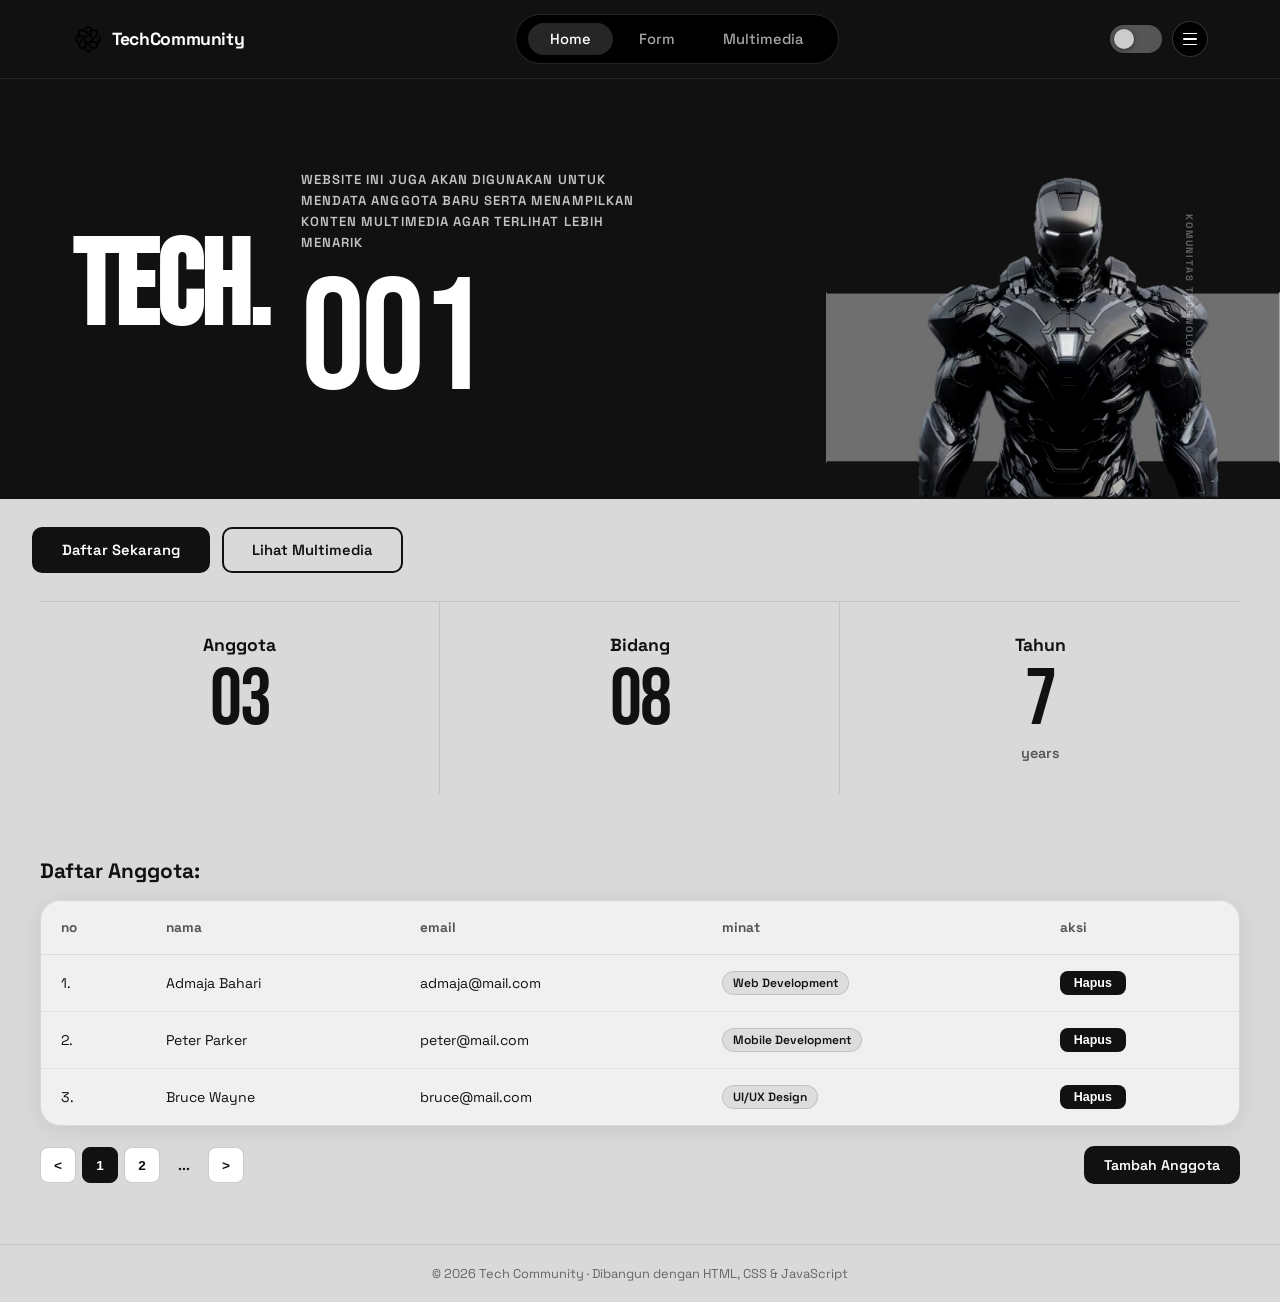
<file: index.html>
<!DOCTYPE html>
<html lang="id">
<head>
  <meta charset="UTF-8"/>
  <meta name="viewport" content="width=device-width, initial-scale=1.0"/>
  <title>Tech Community</title>
  <link rel="icon" href="foto/logo/edited-photo.png" type="image/png"/>
  <link rel="stylesheet" href="CSS/style-home.css"/>
</head>
<body data-page="home">

<!-- ── HEADER ── -->
<header>
  <div class="nav-inner">
    <a href="index.html" class="logo">
      <img src="foto/logo/edited-photo.png" alt="logo"/>
      <span>TechCommunity</span>
    </a>
    <nav>
      <a href="index.html">Home</a>
      <a href="form.html">Form</a>
      <a href="gallery.html">Multimedia</a>
    </nav>
    <div class="header-right">
      <button id="darkToggle" style="width:52px;height:28px;background:#555;border-radius:50px;padding:4px;display:inline-flex;align-items:center;border:none;cursor:pointer;flex-shrink:0;box-sizing:border-box;transition:background 0.3s;outline:none;">
        <div id="darkToggleThumb" style="width:20px;height:20px;background:#ccc;border-radius:50%;flex-shrink:0;pointer-events:none;box-shadow:0 1px 4px rgba(0,0,0,0.5);transition:transform 0.3s ease,background 0.3s;transform:translateX(0);"></div>
      </button>
      <button class="hamburger-btn" id="mobileMenuBtn" aria-label="Buka menu">
        <span></span><span></span><span></span>
      </button>
    </div>
  </div>
</header>

<!-- ── MOBILE MENU OVERLAY ── -->
<div id="mobileMenu">
  <button id="closeMobileMenu" style="position:absolute;top:24px;right:28px;background:none;border:none;color:#fff;font-size:2rem;cursor:pointer;line-height:1;">&times;</button>
  <a href="index.html">Home</a>
  <a href="form.html">Form</a>
  <a href="gallery.html">Multimedia</a>
</div>

<!-- ── HERO ── -->
<section class="hero-section">
  <div class="hero-inner">
    <div class="hero-logo-big">tech.</div>
    <div class="hero-text-center">
      <p class="hero-desc">
        Website ini juga akan digunakan untuk mendata anggota baru
        serta menampilkan konten multimedia agar terlihat lebih menarik
      </p>
      <div class="hero-number">001</div>
    </div>
    <div style="width:280px;flex-shrink:0;"></div>
  </div>
  <img src="foto/Assets-Home/home.png" alt="hero" class="hero-image"/>
  <span class="hero-vertical-text">KOMUNITAS TECHNOLOGY</span>
</section>

<!-- ── HERO BUTTONS ── -->
<div class="hero-actions">
  <a href="form.html"    class="btn btn-primary">Daftar Sekarang</a>
  <a href="gallery.html" class="btn btn-outline">Lihat Multimedia</a>
</div>

<!-- ── STATS ── -->
<section class="stats-section">
  <div class="stats-row">
    <div class="stat-card">
      <div class="stat-label">Anggota</div>
      <div class="stat-number" id="member-count">00</div>
    </div>
    <div class="stat-card">
      <div class="stat-label">Bidang</div>
      <div class="stat-number">08</div>
    </div>
    <div class="stat-card">
      <div class="stat-label">Tahun</div>
      <div class="stat-number">7</div>
      <div class="stat-suffix">years</div>
    </div>
  </div>
</section>

<!-- ── DAFTAR ANGGOTA ── -->
<section class="members-section">
  <div class="members-inner">
    <div class="section-title-row">
      <h2>Daftar Anggota:</h2>
    </div>
    <div class="table-card">
      <table>
        <thead>
          <tr>
            <th>no</th>
            <th>nama</th>
            <th>email</th>
            <th>minat</th>
            <th>aksi</th>
          </tr>
        </thead>
        <tbody id="member-tbody"></tbody>
      </table>
    </div>

    <!-- Pagination + Tambah -->
    <div class="pagination-row">
      <div class="pagination">
        <button class="page-btn" id="page-prev">&lt;</button>
        <button class="page-btn" data-page-num="1">1</button>
        <button class="page-btn" data-page-num="2">2</button>
        <span   class="page-btn dots">...</span>
        <button class="page-btn" id="page-next">&gt;</button>
      </div>
      <a href="form.html" class="btn-tambah">Tambah Anggota</a>
    </div>
  </div>
</section>

<footer>
  <p>© 2026 Tech Community · Dibangun dengan HTML, CSS &amp; JavaScript</p>
</footer>

<script src="Javascript/app.js"></script>
</body>
</html>
</file>
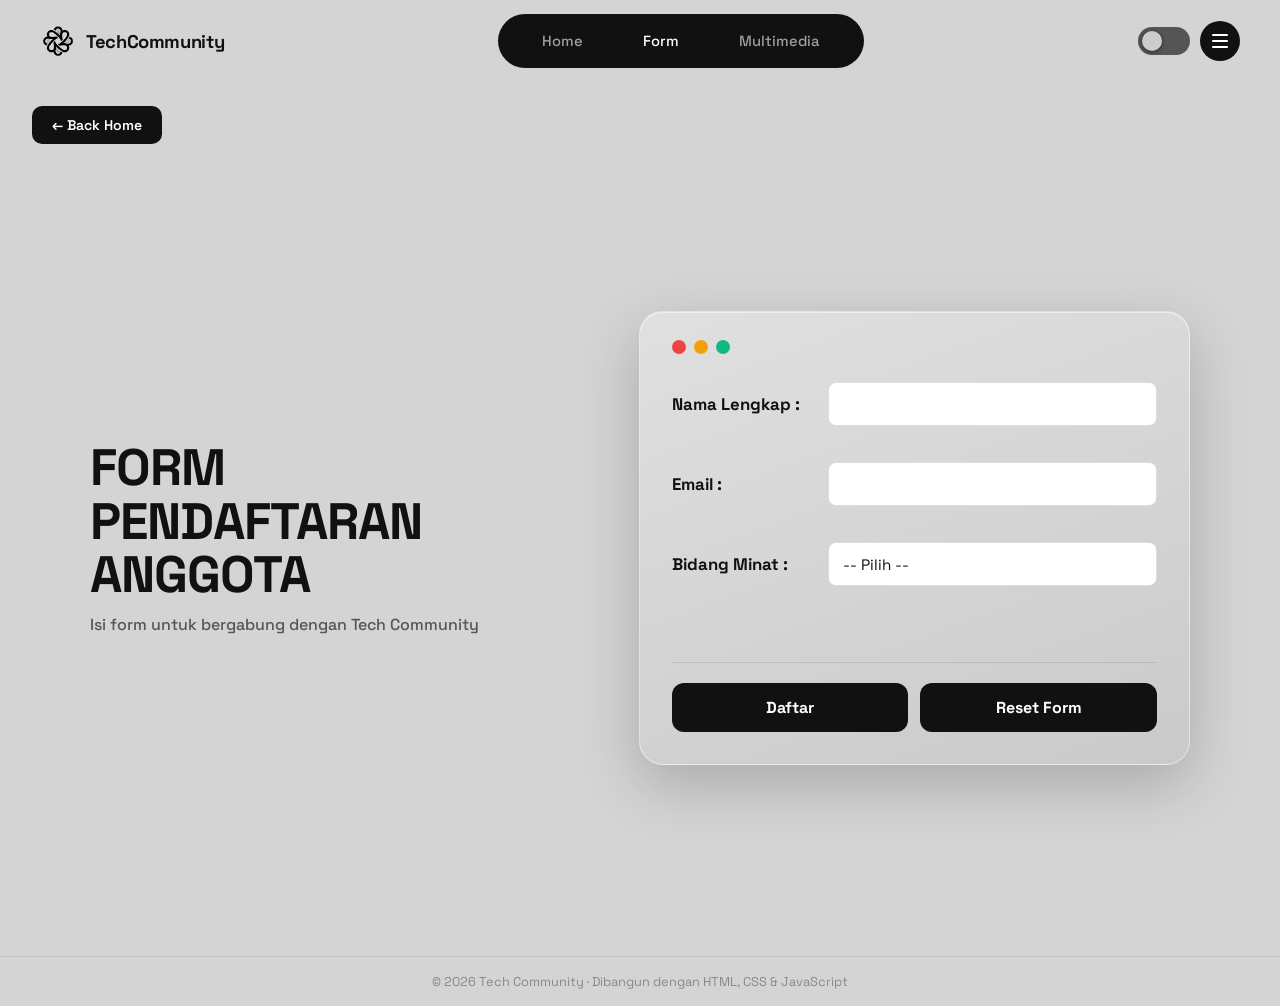
<file: form.html>
<!DOCTYPE html>
<html lang="id">
<head>
  <meta charset="UTF-8"/>
  <meta name="viewport" content="width=device-width, initial-scale=1.0"/>
  <title>Form Pendaftaran - Tech Community</title>
  <link rel="icon" href="foto/logo/edited-photo.png" type="image/png"/>
  <link rel="stylesheet" href="CSS/style-form.css"/>
</head>
<body data-page="form">

<!-- ── HEADER ── -->
<header>
  <div class="nav-inner">
    <a href="index.html" class="logo">
      <img src="foto/logo/edited-photo.png" alt="logo"/>
      <span>TechCommunity</span>
    </a>
    <nav>
      <a href="index.html">Home</a>
      <a href="form.html">Form</a>
      <a href="gallery.html">Multimedia</a>
    </nav>
    <div class="header-right">
      <button id="darkToggle" style="width:52px;height:28px;background:#555;border-radius:50px;padding:4px;display:inline-flex;align-items:center;border:none;cursor:pointer;flex-shrink:0;box-sizing:border-box;transition:background 0.3s;outline:none;">
        <div id="darkToggleThumb" style="width:20px;height:20px;background:#ccc;border-radius:50%;flex-shrink:0;pointer-events:none;box-shadow:0 1px 4px rgba(0,0,0,0.5);transition:transform 0.3s ease,background 0.3s;transform:translateX(0);"></div>
      </button>
      <button class="hamburger" id="mobileMenuBtn" aria-label="Buka menu">
        <span></span><span></span><span></span>
      </button>
    </div>
  </div>
</header>

<!-- ── MOBILE MENU OVERLAY ── -->
<div id="mobileMenu">
  <button id="closeMobileMenu" style="position:absolute;top:24px;right:28px;background:none;border:none;color:#fff;font-size:2rem;cursor:pointer;line-height:1;">&times;</button>
  <a href="index.html">Home</a>
  <a href="form.html">Form</a>
  <a href="gallery.html">Multimedia</a>
</div>

<!-- Back -->
<a href="index.html" class="back-btn">← Back Home</a>

<!-- ── MAIN ── -->
<main>
  <div class="form-layout">

    <!-- Kiri: judul -->
    <div class="form-left">
      <h1>Form<br/>Pendaftaran<br/>Anggota</h1>
      <p>Isi form untuk bergabung dengan Tech Community</p>
    </div>

    <!-- Kanan: card macOS -->
    <div class="form-right">
      <div class="form-card">

        <!-- macOS dots -->
        <div class="window-dots">
          <span class="dot dot-red"></span>
          <span class="dot dot-yellow"></span>
          <span class="dot dot-green"></span>
        </div>

        <form id="member-form" novalidate>

          <div class="form-group">
            <label class="form-label" for="nama">Nama Lengkap :</label>
            <input class="form-input" type="text" id="nama" name="nama" autocomplete="name"/>
          </div>
          <span class="field-error-message" id="nama-error"></span>

          <div class="form-group">
            <label class="form-label" for="email">Email :</label>
            <input class="form-input" type="email" id="email" name="email" autocomplete="email"/>
          </div>
          <span class="field-error-message" id="email-error"></span>

          <div class="form-group">
            <label class="form-label" for="bidang">Bidang Minat :</label>
            <select class="form-input form-select" id="bidang" name="bidang">
              <option value="">-- Pilih --</option>
              <option value="Web Development">Web Development</option>
              <option value="Data Science">Data Science</option>
              <option value="Machine Learning">Machine Learning</option>
              <option value="Cybersecurity">Cybersecurity</option>
              <option value="DevOps">DevOps</option>
              <option value="Mobile Development">Mobile Development</option>
              <option value="UI/UX Design">UI/UX Design</option>
              <option value="Game Development">Game Development</option>
              <option value="Lainnya">Lainnya</option>
            </select>
          </div>
          <span class="field-error-message" id="bidang-error"></span>

          <div class="form-spacer"></div>

          <div class="form-actions">
            <button type="submit" class="btn-daftar">Daftar</button>
            <button type="reset"  class="btn-reset">Reset Form</button>
          </div>

        </form>
      </div>
    </div>

  </div>
</main>

<footer>
  <p>© 2026 Tech Community · Dibangun dengan HTML, CSS &amp; JavaScript</p>
</footer>

<script src="Javascript/app.js"></script>
</body>
</html>
</file>
<file: CSS/style-home.css>
/* ================================================
   HOME PAGE — Sesuai desain foto
   - Header hitam, nav pill tengah, dark bg
   - Hero: logo "tech." kiri + teks + gambar kanan
   - Stats: Anggota / Bidang / Tahun
   - Tabel anggota bergaya dark card
================================================ */

@import url('https://fonts.googleapis.com/css2?family=Space+Grotesk:wght@300;400;500;600;700;800;900&family=Bebas+Neue&display=swap');

*, *::before, *::after { box-sizing: border-box; margin: 0; padding: 0; }
html { scroll-behavior: smooth; }

:root {
  --bg-dark:   #111111;
  --bg-light:  #d9d9d9;
  --text-dark: #ffffff;
  --text-light:#111111;
  --accent:    #ffffff;
  --border:    rgba(255,255,255,0.12);
  --radius:    12px;
}

body {
  font-family: 'Space Grotesk', sans-serif;
  min-height: 100vh;
  display: flex;
  flex-direction: column;
  background: var(--bg-dark);
  color: var(--text-dark);
}

/* ── HEADER ── */
header {
  background: #111111;
  border-bottom: 1px solid rgba(255,255,255,0.08);
  position: sticky;
  top: 0;
  z-index: 100;
}

.nav-inner {
  max-width: 1200px;
  margin: 0 auto;
  padding: 14px 32px;
  display: flex;
  align-items: center;
  justify-content: space-between;
}

/* Logo kiri */
.logo {
  display: flex;
  align-items: center;
  gap: 8px;
  color: #fff;
  font-weight: 800;
  font-size: 1.1rem;
  letter-spacing: -0.02em;
  text-decoration: none;
}
.logo img { height: 32px; width: auto; }

/* Nav pill tengah — sesuai desain: kotak hitam rounded */
nav {
  background: #000;
  border: 1px solid rgba(255,255,255,0.15);
  border-radius: 50px;
  padding: 8px 12px;
  display: flex;
  gap: 4px;
  align-items: center;
}

nav a {
  color: rgba(255,255,255,0.65);
  padding: 7px 22px;
  border-radius: 40px;
  font-size: 0.92rem;
  font-weight: 500;
  text-decoration: none;
  transition: all 0.2s;
  white-space: nowrap;
}
nav a:hover    { color: #fff; background: rgba(255,255,255,0.08); }
nav a.active   { color: #fff; background: rgba(255,255,255,0.15); }

/* Kanan header: toggle + hamburger */
.header-right {
  display: flex;
  align-items: center;
  gap: 10px;
}

/* ── DARK MODE TOGGLE — track 52×28, knob 20×20, padding 4px
       Jarak gerak knob = 52 - 4 - 4 - 20 = 24px ── */
#darkToggle {
  width: 52px;
  height: 28px;
  background: #555;
  border-radius: 50px;
  padding: 4px;
  display: flex;
  align-items: center;
  cursor: pointer;
  flex-shrink: 0;
  overflow: visible;
  box-sizing: border-box;
  border: none;
  outline: none;
  transition: background 0.3s;
  -webkit-appearance: none;
  appearance: none;
}
#darkToggleThumb {
  width: 20px;
  height: 20px;
  background: #ccc;
  border-radius: 50%;
  flex-shrink: 0;
  transition: transform 0.3s ease, background 0.3s;
  transform: translateX(0);        /* OFF = kiri */
  box-shadow: 0 1px 4px rgba(0,0,0,0.4);
  pointer-events: none;
}
/* ON state — diset lewat JS dengan style.transform, tapi backup CSS juga */
body.dark-mode #darkToggleThumb {
  transform: translateX(24px);
  background: #fff;
}
body.dark-mode #darkToggle {
  background: #4ade80;
}


/* ── DARK MODE TOGGLE ──────────────────────────────
   Track: 52×28px | Knob: 20×20px | Padding: 4px
   Max gerak knob = 52 - 4(left) - 4(right) - 20(knob) = 24px
──────────────────────────────────────────────────── */
#darkToggle {
  width: 52px;
  height: 28px;
  background: #555;
  border-radius: 50px;
  padding: 4px;
  display: inline-flex;
  align-items: center;
  cursor: pointer;
  flex-shrink: 0;
  box-sizing: border-box;
  border: none;
  outline: none;
  transition: background 0.3s;
  appearance: none;
  -webkit-appearance: none;
}
#darkToggleThumb {
  width: 20px;
  height: 20px;
  background: #ccc;
  border-radius: 50%;
  flex-shrink: 0;
  pointer-events: none;
  box-shadow: 0 1px 4px rgba(0,0,0,0.5);
  transition: transform 0.3s ease, background 0.3s;
  transform: translateX(0);
}
/* State ON — backup CSS (JS juga set ini) */
body.dark-mode #darkToggle      { background: #4ade80; }
body.dark-mode #darkToggleThumb { transform: translateX(24px); background: #fff; }

.hamburger-btn {
  width: 36px; height: 36px;
  background: #000;
  border: 1px solid rgba(255,255,255,0.2);
  border-radius: 50%;
  display: flex;
  align-items: center;
  justify-content: center;
  cursor: pointer;
  flex-direction: column;
  gap: 4px;
}
.hamburger-btn span {
  width: 14px; height: 1.5px;
  background: #fff;
  border-radius: 2px;
  display: block;
}

/* ── HERO SECTION ── */
.hero-section {
  position: relative;
  background: #111;
  overflow: hidden;
  min-height: 420px;
  display: flex;
  align-items: center;
}

.hero-inner {
  max-width: 1200px;
  margin: 0 auto;
  padding: 40px 32px;
  display: grid;
  grid-template-columns: auto 1fr auto;
  align-items: center;
  gap: 32px;
  width: 100%;
  position: relative;
  z-index: 2;
}

/* Logo besar "tech." kiri */
.hero-logo-big {
  font-family: 'Bebas Neue', 'Space Grotesk', sans-serif;
  font-size: clamp(60px, 10vw, 120px);
  font-weight: 900;
  line-height: 0.9;
  color: #fff;
  letter-spacing: -2px;
  user-select: none;
}

/* Teks tengah hero */
.hero-text-center {
  display: flex;
  flex-direction: column;
  gap: 20px;
}
.hero-desc {
  font-size: 0.82rem;
  font-weight: 600;
  color: rgba(255,255,255,0.75);
  text-transform: uppercase;
  letter-spacing: 0.08em;
  line-height: 1.6;
  max-width: 340px;
}
.hero-number {
  font-family: 'Bebas Neue', sans-serif;
  font-size: clamp(80px, 14vw, 160px);
  line-height: 0.85;
  color: #fff;
  letter-spacing: -4px;
}

/* Gambar kanan hero */
.hero-image {
  position: absolute;
  right: 0;
  bottom: 0;
  height: 100%;
  max-height: 440px;
  object-fit: contain;
  object-position: bottom right;
  pointer-events: none;
}

/* Teks vertikal "KOMUNITAS TECHNOLOGY" */
.hero-vertical-text {
  position: absolute;
  right: 16px;
  top: 50%;
  transform: translateY(-50%) rotate(90deg);
  font-size: 0.6rem;
  font-weight: 700;
  letter-spacing: 0.2em;
  color: rgba(255,255,255,0.35);
  text-transform: uppercase;
  white-space: nowrap;
}

/* ── HERO ACTION BUTTONS ── */
.hero-actions {
  background: var(--bg-light);
  padding: 28px 32px;
  display: flex;
  gap: 12px;
  flex-wrap: wrap;
}

.btn {
  display: inline-flex;
  align-items: center;
  justify-content: center;
  padding: 12px 28px;
  border-radius: 10px;
  font-family: inherit;
  font-size: 0.92rem;
  font-weight: 600;
  cursor: pointer;
  text-decoration: none;
  border: 2px solid transparent;
  transition: all 0.2s;
}
.btn-primary {
  background: #111;
  color: #fff;
  border-color: #111;
}
.btn-primary:hover { background: #333; }
.btn-outline {
  background: transparent;
  color: #111;
  border-color: #111;
}
.btn-outline:hover { background: #111; color: #fff; }

/* ── STATS ROW ── */
.stats-section {
  background: var(--bg-light);
  padding: 0 32px 40px;
}

.stats-row {
  max-width: 1200px;
  margin: 0 auto;
  display: grid;
  grid-template-columns: repeat(3, 1fr);
  gap: 0;
  border-top: 1px solid rgba(0,0,0,0.1);
}

.stat-card {
  padding: 32px 24px;
  text-align: center;
  border-right: 1px solid rgba(0,0,0,0.1);
}
.stat-card:last-child { border-right: none; }

.stat-label {
  font-size: 1.1rem;
  font-weight: 700;
  color: #111;
  text-transform: capitalize;
  margin-bottom: 4px;
}

.stat-number {
  font-family: 'Bebas Neue', sans-serif;
  font-size: clamp(48px, 8vw, 80px);
  line-height: 1;
  color: #111;
  letter-spacing: -2px;
}

.stat-suffix {
  font-size: 0.9rem;
  font-weight: 600;
  color: #555;
  margin-top: 4px;
}

/* ── DAFTAR ANGGOTA ── */
.members-section {
  background: var(--bg-light);
  padding: 0 32px 60px;
}

.members-inner {
  max-width: 1200px;
  margin: 0 auto;
}

.section-title-row {
  padding: 24px 0 16px;
}
.section-title-row h2 {
  font-size: 1.3rem;
  font-weight: 700;
  color: #111;
}

/* Tabel bergaya dark card sesuai desain */
.table-card {
  background: rgba(255,255,255,0.6);
  border: 1px solid rgba(0,0,0,0.1);
  border-radius: 20px;
  overflow: hidden;
  box-shadow: 0 4px 24px rgba(0,0,0,0.08);
}

table {
  width: 100%;
  border-collapse: collapse;
  font-size: 0.9rem;
}

thead th {
  padding: 18px 20px;
  text-align: left;
  font-size: 0.85rem;
  font-weight: 700;
  color: #555;
  text-transform: lowercase;
  background: transparent;
  border-bottom: 1px solid rgba(0,0,0,0.08);
}

tbody td {
  padding: 16px 20px;
  color: #111;
  border-bottom: 1px solid rgba(0,0,0,0.06);
  font-size: 0.88rem;
}
tbody tr:last-child td { border-bottom: none; }
tbody tr:hover { background: rgba(0,0,0,0.03); }

.badge {
  display: inline-block;
  padding: 3px 10px;
  border-radius: 20px;
  font-size: 0.75rem;
  font-weight: 600;
  background: rgba(0,0,0,0.08);
  color: #111;
  border: 1px solid rgba(0,0,0,0.12);
}

/* ── PAGINATION ── */
.pagination-row {
  display: flex;
  align-items: center;
  justify-content: space-between;
  padding: 20px 0 0;
  flex-wrap: wrap;
  gap: 12px;
}

.pagination {
  display: flex;
  gap: 6px;
  align-items: center;
}

.page-btn {
  min-width: 36px;
  height: 36px;
  padding: 0 10px;
  border: 1px solid rgba(0,0,0,0.2);
  background: #fff;
  border-radius: 8px;
  font-size: 0.85rem;
  font-weight: 600;
  cursor: pointer;
  color: #111;
  transition: all 0.15s;
  display: inline-flex;
  align-items: center;
  justify-content: center;
}
.page-btn:hover   { background: #111; color: #fff; border-color: #111; }
.page-btn.active  { background: #111; color: #fff; border-color: #111; }
.page-btn.dots    { border: none; background: none; cursor: default; }
.page-btn:hover.dots { background: none; color: #111; }

.btn-tambah {
  background: #111;
  color: #fff;
  border: none;
  padding: 10px 20px;
  border-radius: 10px;
  font-size: 0.88rem;
  font-weight: 600;
  cursor: pointer;
  text-decoration: none;
  transition: background 0.2s;
  display: inline-flex;
  align-items: center;
  gap: 6px;
}
.btn-tambah:hover { background: #333; }

/* ── FOOTER ── */
footer {
  background: var(--bg-light);
  border-top: 1px solid rgba(0,0,0,0.1);
  padding: 20px 32px;
  text-align: center;
  font-size: 0.8rem;
  color: #666;
  margin-top: auto;
}

/* ── RESPONSIVE ── */
@media (max-width: 768px) {
  .hero-inner { grid-template-columns: 1fr; }
  .hero-image { opacity: 0.15; right: 0; }
  .stats-row  { grid-template-columns: 1fr; }
  .stat-card  { border-right: none; border-bottom: 1px solid rgba(0,0,0,0.1); }
  .nav-inner  { padding: 12px 16px; }
  .hero-actions, .stats-section, .members-section { padding-left: 16px; padding-right: 16px; }
}
</file>
<file: CSS/style-form.css>
/* ================================================
   FORM PAGE — Sesuai desain foto
   - Background abu-abu terang
   - Header hitam pill
   - Layout 2 kolom: teks kiri, card macOS kanan
   - Card: macOS dots, field inline, tombol bawah
================================================ */

@import url('https://fonts.googleapis.com/css2?family=Space+Grotesk:wght@400;500;600;700;800;900&display=swap');

*, *::before, *::after { box-sizing: border-box; margin: 0; padding: 0; }
html { scroll-behavior: smooth; }

body {
  font-family: 'Space Grotesk', sans-serif;
  background: #d4d4d4;
  color: #111;
  min-height: 100vh;
  display: flex;
  flex-direction: column;
}

/* ── HEADER ── */
header {
  background: #d4d4d4;
  position: sticky;
  top: 0;
  z-index: 100;
  padding: 14px 32px;
}

.nav-inner {
  display: flex;
  align-items: center;
  justify-content: space-between;
  max-width: 1200px;
  margin: 0 auto;
}

.logo {
  display: flex;
  align-items: center;
  gap: 10px;
  text-decoration: none;
  color: #111;
  font-weight: 800;
  font-size: 1.15rem;
  letter-spacing: -0.02em;
}
.logo img { height: 36px; }

/* Nav pill hitam tengah — sesuai desain foto halaman form */
nav {
  background: #111;
  border-radius: 50px;
  padding: 10px 16px;
  display: flex;
  gap: 4px;
}

nav a {
  color: rgba(255,255,255,0.6);
  padding: 8px 28px;
  border-radius: 40px;
  font-size: 0.92rem;
  font-weight: 500;
  text-decoration: none;
  transition: all 0.2s;
  white-space: nowrap;
}
nav a:hover { color: #fff; }
nav a.active, nav a[href="form.html"] { color: #fff; }

/* Kanan header */
.header-right {
  display: flex;
  align-items: center;
  gap: 10px;
}





/* ── DARK MODE TOGGLE (form) ── */
#darkToggle {
  width: 52px;
  height: 28px;
  background: #555;
  border-radius: 50px;
  padding: 4px;
  display: inline-flex;
  align-items: center;
  cursor: pointer;
  flex-shrink: 0;
  box-sizing: border-box;
  border: none;
  outline: none;
  transition: background 0.3s;
  appearance: none;
  -webkit-appearance: none;
}
#darkToggleThumb {
  width: 20px;
  height: 20px;
  background: #ccc;
  border-radius: 50%;
  flex-shrink: 0;
  pointer-events: none;
  box-shadow: 0 1px 4px rgba(0,0,0,0.5);
  transition: transform 0.3s ease, background 0.3s;
  transform: translateX(0);
}
body.dark-mode #darkToggle      { background: #4ade80; }
body.dark-mode #darkToggleThumb { transform: translateX(24px); background: #fff; }

.hamburger {
  width: 40px; height: 40px;
  background: #111;
  border: none;
  border-radius: 50%;
  display: flex;
  flex-direction: column;
  align-items: center;
  justify-content: center;
  gap: 4px;
  cursor: pointer;
}
.hamburger span {
  width: 16px; height: 2px;
  background: #fff;
  border-radius: 2px;
  display: block;
}

/* ── BACK BUTTON ── */
.back-btn {
  display: inline-flex;
  align-items: center;
  gap: 8px;
  background: #111;
  color: #fff;
  padding: 10px 20px;
  border-radius: 10px;
  font-size: 0.88rem;
  font-weight: 600;
  text-decoration: none;
  margin: 24px 32px 0;
  max-width: fit-content;
  transition: background 0.2s;
}
.back-btn:hover { background: #333; }

/* ── MAIN LAYOUT ── */
main {
  flex: 1;
  padding: 24px 32px 48px;
}

.form-layout {
  max-width: 1100px;
  margin: 0 auto;
  display: grid;
  grid-template-columns: 1fr 1.1fr;
  gap: 48px;
  align-items: center;
  min-height: calc(100vh - 160px);
}

/* Kiri: judul */
.form-left h1 {
  font-size: clamp(2.2rem, 5vw, 3.2rem);
  font-weight: 900;
  line-height: 1.05;
  text-transform: uppercase;
  letter-spacing: -0.02em;
  color: #111;
  margin-bottom: 12px;
}
.form-left p {
  font-size: 1rem;
  color: #555;
  font-weight: 500;
}

/* ── CARD macOS style ── */
.form-card {
  background: linear-gradient(160deg, #e0e0e0 0%, #cacaca 100%);
  border-radius: 24px;
  padding: 28px 32px 32px;
  box-shadow:
    0 20px 60px rgba(0,0,0,0.2),
    inset 0 1px 0 rgba(255,255,255,0.5);
  border: 1px solid rgba(255,255,255,0.4);
  position: relative;
}

/* Dots macOS */
.window-dots {
  display: flex;
  gap: 8px;
  margin-bottom: 28px;
}
.dot {
  width: 14px; height: 14px;
  border-radius: 50%;
}
.dot-red    { background: #ef4444; }
.dot-yellow { background: #f59e0b; }
.dot-green  { background: #10b981; }

/* Form fields */
.form-group {
  display: flex;
  align-items: center;
  gap: 16px;
  margin-bottom: 20px;
}

.form-label {
  font-size: 1.05rem;
  font-weight: 700;
  color: #111;
  white-space: nowrap;
  min-width: 140px;
  flex-shrink: 0;
}

.form-input,
.form-select {
  flex: 1;
  background: #fff;
  border: 1.5px solid #ddd;
  height: 44px;
  padding: 0 14px;
  border-radius: 8px;
  font-size: 0.95rem;
  font-family: inherit;
  color: #111;
  outline: none;
  transition: border-color 0.2s, box-shadow 0.2s;
  appearance: none;
}
.form-input:focus, .form-select:focus {
  border-color: #111;
  box-shadow: 0 0 0 3px rgba(0,0,0,0.1);
}
.form-input.valid, .form-select.valid  { border-color: #10b981; }
.form-input.error, .form-select.error  { border-color: #ef4444; }

/* Error text */
.field-error-message {
  color: #ef4444;
  font-size: 0.75rem;
  margin-top: 3px;
  padding-left: 156px;
  min-height: 16px;
  display: block;
}

/* Spacer area tengah card */
.form-spacer { height: 40px; }

/* Tombol bawah card */
.form-actions {
  display: flex;
  gap: 12px;
  padding-top: 20px;
  border-top: 1px solid rgba(0,0,0,0.1);
}

.btn-daftar {
  flex: 1;
  background: #111;
  color: #fff;
  border: none;
  padding: 14px;
  border-radius: 12px;
  font-size: 1rem;
  font-weight: 700;
  cursor: pointer;
  font-family: inherit;
  transition: background 0.2s, transform 0.15s;
}
.btn-daftar:hover { background: #333; transform: translateY(-1px); }

.btn-reset {
  flex: 1;
  background: #111;
  color: #fff;
  border: none;
  padding: 14px;
  border-radius: 12px;
  font-size: 1rem;
  font-weight: 700;
  cursor: pointer;
  font-family: inherit;
  transition: background 0.2s, transform 0.15s;
}
.btn-reset:hover { background: #555; transform: translateY(-1px); }

/* ── FOOTER ── */
footer {
  text-align: center;
  padding: 16px 32px;
  font-size: 0.8rem;
  color: #888;
  border-top: 1px solid rgba(0,0,0,0.08);
}

/* ── NOTIFICATION ── */
.tc-notification {
  position: fixed !important;
  top: 20px !important;
  right: 20px !important;
  z-index: 9999 !important;
}

/* ── RESPONSIVE ── */
@media (max-width: 900px) {
  .form-layout { grid-template-columns: 1fr; gap: 24px; min-height: auto; }
  .form-left h1 { font-size: 2rem; }
}

@media (max-width: 600px) {
  header, main, .back-btn { padding-left: 16px; padding-right: 16px; }
  .form-group { flex-direction: column; align-items: flex-start; gap: 6px; }
  .form-label { min-width: auto; }
  .form-input, .form-select { width: 100%; }
  .field-error-message { padding-left: 0; }
}
</file>
